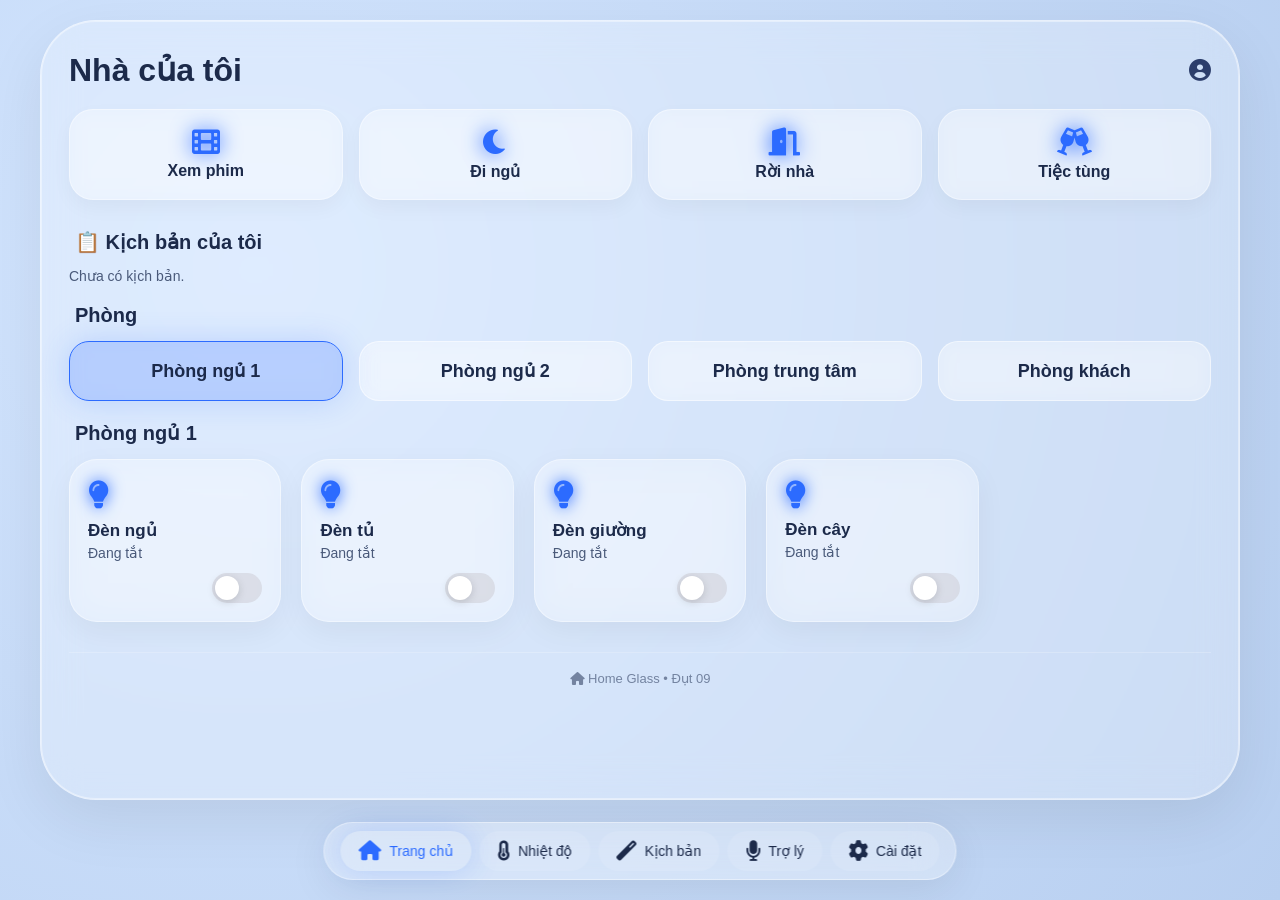
<file: index.html>
<!DOCTYPE html>
<html lang="vi">
<head>
    <meta charset="UTF-8" />
    <meta name="viewport" content="width=device-width, initial-scale=1.0, maximum-scale=1.5, user-scalable=yes" />
    <title>HomeKit – Trang chủ</title>
    <link rel="stylesheet" href="https://cdnjs.cloudflare.com/ajax/libs/font-awesome/6.0.0-beta3/css/all.min.css" />
    <style>
        * { margin: 0; padding: 0; box-sizing: border-box; font-family: -apple-system, BlinkMacSystemFont, 'Segoe UI', Roboto, sans-serif; }
        body {
            min-height: 100vh;
            background: radial-gradient(circle at 20% 30%, #d4e6ff, #b8cff0);
            padding: 20px 20px 100px;
            display: flex;
            justify-content: center;
            transition: background 0.5s;
            background-size: cover;
            background-position: center;
        }
        :root {
            --primary-color: #2c6bff;
            --glass-opacity: 0.25;
            --glass-blur: 18px;
        }
        .app-container {
            max-width: 1200px; width: 100%;
            background: rgba(255,255,255,0.25);
            backdrop-filter: blur(var(--glass-blur, 18px));
            -webkit-backdrop-filter: blur(var(--glass-blur, 18px));
            border-radius: 56px;
            padding: 30px 28px 35px;
            border: 1px solid rgba(255,255,255,0.5);
            box-shadow: 0 20px 60px rgba(0,0,0,0.08), 0 0 0 1px rgba(255,255,255,0.4) inset;
            transition: 0.3s;
            position: relative;
        }
        .header { display: flex; justify-content: space-between; align-items: center; padding-bottom: 20px; flex-wrap: wrap; gap: 12px; }
        .header h1 { font-size: 32px; font-weight: 700; color: #1c2a4a; }
        .header-actions { display: flex; gap: 20px; font-size: 22px; color: #2c3e6b; cursor: pointer; }
        .section-title { font-size: 20px; font-weight: 600; color: #1c2a4a; margin: 20px 0 14px 6px; }

        /* Quick scenes */
        .quick-scenes { display: grid; grid-template-columns: repeat(4, 1fr); gap: 16px; margin-bottom: 30px; }
        .scene-card {
            background: rgba(255,255,255,0.3);
            backdrop-filter: blur(10px);
            border-radius: 24px;
            padding: 18px 12px;
            text-align: center;
            border: 1px solid rgba(255,255,255,0.4);
            cursor: pointer;
            transition: 0.25s;
            box-shadow: 0 8px 20px rgba(0,0,0,0.04);
        }
        .scene-card:hover { transform: translateY(-4px); background: rgba(255,255,255,0.45); box-shadow: 0 0 30px var(--primary-color); }
        .scene-card i { font-size: 28px; color: var(--primary-color); margin-bottom: 6px; display: block; text-shadow: 0 0 20px var(--primary-color); }
        .scene-card span { font-weight: 600; color: #1c2a4a; font-size: 16px; }

        /* My scenes (from kichban) */
        .my-scenes { display: flex; flex-wrap: wrap; gap: 12px; margin-bottom: 20px; }
        .my-scene-btn {
            background: rgba(255,255,255,0.25);
            backdrop-filter: blur(8px);
            border: 1px solid rgba(255,255,255,0.4);
            border-radius: 30px;
            padding: 10px 20px;
            font-size: 16px;
            font-weight: 500;
            color: #1c2a4a;
            cursor: pointer;
            transition: 0.2s;
            display: flex;
            align-items: center;
            gap: 8px;
            box-shadow: 0 0 0 0 rgba(44,107,255,0);
            transition: box-shadow 0.3s, background 0.3s;
        }
        .my-scene-btn:hover { background: rgba(255,255,255,0.45); transform: translateY(-2px); box-shadow: 0 0 20px rgba(44,107,255,0.2); }
        .my-scene-btn i { color: var(--primary-color); text-shadow: 0 0 12px var(--primary-color); }

        /* Rooms & devices */
        .room-grid { display: grid; grid-template-columns: repeat(4, 1fr); gap: 16px; margin-bottom: 20px; }
        .room-btn {
            background: rgba(255,255,255,0.3);
            backdrop-filter: blur(10px);
            border: 1px solid rgba(255,255,255,0.5);
            border-radius: 20px;
            padding: 18px 12px;
            font-size: 18px;
            font-weight: 600;
            color: #1c2a4a;
            cursor: pointer;
            transition: 0.25s;
            text-align: center;
            position: relative;
            overflow: hidden;
            box-shadow: 0 0 0 0 rgba(44,107,255,0);
            transition: box-shadow 0.3s, background 0.3s, transform 0.3s;
        }
        .room-btn:hover { transform: translateY(-3px); background: rgba(255,255,255,0.45); }
        .room-btn.active {
            background: rgba(44, 107, 255, 0.25);
            border-color: var(--primary-color);
            box-shadow: 0 0 30px rgba(44,107,255,0.2);
        }
        .device-grid {
            display: grid;
            grid-template-columns: repeat(auto-fill, minmax(200px, 1fr));
            gap: 20px;
            margin-top: 6px;
        }
        .device-card {
            background: rgba(255,255,255, var(--glass-opacity));
            backdrop-filter: blur(var(--glass-blur));
            border-radius: 28px;
            padding: 20px 18px 18px;
            border: 1px solid rgba(255,255,255,0.4);
            box-shadow: 0 10px 30px rgba(0,0,0,0.05);
            display: flex;
            flex-direction: column;
            min-height: 150px;
            transition: 0.3s;
            position: relative;
            overflow: hidden;
        }
        .device-card:hover { background: rgba(255,255,255,0.4); transform: translateY(-2px); box-shadow: 0 0 30px var(--primary-color); }
        .device-icon { font-size: 28px; color: var(--primary-color); margin-bottom: 8px; text-shadow: 0 0 16px var(--primary-color); }
        .device-name { font-size: 17px; font-weight: 600; color: #1c2a4a; }
        .device-status { font-size: 14px; color: #4a5a7a; margin: 4px 0 12px; flex: 1; }
        .toggle-wrapper { display: flex; justify-content: flex-end; margin-top: auto; }
        .toggle {
            width: 50px; height: 30px;
            background: rgba(200,200,210,0.5);
            border-radius: 30px;
            position: relative;
            cursor: pointer;
            border: none;
            outline: none;
            transition: 0.3s;
            backdrop-filter: blur(4px);
            box-shadow: 0 0 0 0 rgba(44,107,255,0);
        }
        .toggle.active {
            background: var(--primary-color);
            box-shadow: 0 0 30px var(--primary-color), 0 0 60px var(--primary-color);
        }
        .toggle::after {
            content: '';
            position: absolute;
            top: 3px; left: 3px;
            width: 24px; height: 24px;
            background: white;
            border-radius: 50%;
            box-shadow: 0 2px 8px rgba(0,0,0,0.15);
            transition: 0.3s;
        }
        .toggle.active::after { left: 23px; }

        /* Bottom nav */
        .bottom-nav {
            position: fixed;
            bottom: 20px;
            left: 50%;
            transform: translateX(-50%);
            background: rgba(255,255,255,0.3);
            backdrop-filter: blur(20px);
            -webkit-backdrop-filter: blur(20px);
            border-radius: 40px;
            padding: 8px 16px;
            border: 1px solid rgba(255,255,255,0.4);
            box-shadow: 0 10px 40px rgba(0,0,0,0.08);
            z-index: 1000;
            display: flex;
            gap: 8px;
            user-select: none;
            min-width: 300px;
            justify-content: center;
        }
        .nav-item {
            background: transparent;
            border: none;
            padding: 10px 18px;
            border-radius: 30px;
            cursor: pointer;
            display: flex;
            align-items: center;
            gap: 8px;
            font-size: 16px;
            font-weight: 500;
            color: #1c2a4a;
            transition: 0.2s;
            background: rgba(255,255,255,0.1);
            text-decoration: none;
            box-shadow: 0 0 0 0 rgba(44,107,255,0);
            transition: box-shadow 0.3s, background 0.3s;
        }
        .nav-item i { font-size: 20px; }
        .nav-item span { font-size: 14px; }
        .nav-item:hover { background: rgba(255,255,255,0.2); box-shadow: 0 0 20px rgba(44,107,255,0.15); }
        .nav-item.active { color: var(--primary-color); box-shadow: 0 0 30px rgba(44,107,255,0.2); }

        @media (max-width: 768px) {
            .quick-scenes { grid-template-columns: repeat(2, 1fr); }
            .room-grid { grid-template-columns: repeat(2, 1fr); }
            .bottom-nav { min-width: unset; padding: 8px 12px; gap: 4px; }
            .nav-item { padding: 8px 12px; font-size: 14px; }
            .nav-item span { display: none; }
            .nav-item i { font-size: 22px; }
            .app-container { padding: 20px 16px 25px; }
        }
        @media (max-width: 480px) {
            .device-grid { grid-template-columns: 1fr 1fr; }
            .quick-scenes { grid-template-columns: 1fr 1fr; }
            .room-grid { grid-template-columns: 1fr 1fr; }
        }
        .footer-note { margin-top: 30px; text-align: center; font-size: 13px; color: #4a5a7a; opacity: 0.7; border-top: 1px solid rgba(255,255,255,0.3); padding-top: 18px; }
    </style>
</head>
<body>

<div class="app-container" id="appContainer">
    <header class="header">
        <h1>Nhà của tôi</h1>
        <div class="header-actions"><i class="fas fa-user-circle"></i></div>
    </header>

    <!-- QUICK SCENES (cố định) -->
    <section class="quick-scenes">
        <div class="scene-card" data-scene="movie"><i class="fas fa-film"></i><span>Xem phim</span></div>
        <div class="scene-card" data-scene="sleep"><i class="fas fa-moon"></i><span>Đi ngủ</span></div>
        <div class="scene-card" data-scene="leave"><i class="fas fa-door-open"></i><span>Rời nhà</span></div>
        <div class="scene-card" data-scene="party"><i class="fas fa-glass-cheers"></i><span>Tiệc tùng</span></div>
    </section>

    <!-- KỊCH BẢN CỦA TÔI (từ kichban) -->
    <section>
        <h2 class="section-title">📋 Kịch bản của tôi</h2>
        <div class="my-scenes" id="myScenesContainer"></div>
    </section>

    <!-- PHÒNG -->
    <section class="rooms-section">
        <h2 class="section-title">Phòng</h2>
        <div class="room-grid" id="roomGrid">
            <button class="room-btn" data-room="phong-ngu-1">Phòng ngủ 1</button>
            <button class="room-btn" data-room="phong-ngu-2">Phòng ngủ 2</button>
            <button class="room-btn" data-room="phong-trung-tam">Phòng trung tâm</button>
            <button class="room-btn" data-room="phong-khach">Phòng khách</button>
        </div>
    </section>

    <!-- THIẾT BỊ -->
    <section class="devices-section">
        <h2 class="section-title" id="roomTitle">Chọn một phòng</h2>
        <div class="device-grid" id="deviceGrid"></div>
    </section>

    <div class="footer-note"><i class="fas fa-home"></i> Home Glass &bull; Đụt 09</div>
</div>

<!-- BOTTOM NAV -->
<nav class="bottom-nav">
    <a href="index.html" class="nav-item active"><i class="fas fa-home"></i><span>Trang chủ</span></a>
    <a href="nhietdo.html" class="nav-item"><i class="fas fa-thermometer-half"></i><span>Nhiệt độ</span></a>
    <a href="kichban.html" class="nav-item"><i class="fas fa-magic"></i><span>Kịch bản</span></a>
    <a href="troly.html" class="nav-item"><i class="fas fa-microphone"></i><span>Trợ lý</span></a>
    <a href="caidat.html" class="nav-item"><i class="fas fa-cog"></i><span>Cài đặt</span></a>
</nav>

<script>
(function() {
    'use strict';

    // ===== DANH SÁCH THIẾT BỊ CỐ ĐỊNH =====
    const baseDevices = {
        'phong-ngu-1': [
            { name: 'Đèn ngủ', icon: 'fa-lightbulb', status: 'Đang tắt', on: false, type: 'light' },
            { name: 'Đèn tủ', icon: 'fa-lightbulb', status: 'Đang tắt', on: false, type: 'light' },
            { name: 'Đèn giường', icon: 'fa-lightbulb', status: 'Đang tắt', on: false, type: 'light' },
            { name: 'Đèn cây', icon: 'fa-lightbulb', status: 'Đang tắt', on: false, type: 'light' }
        ],
        'phong-ngu-2': [
            { name: 'Đèn học', icon: 'fa-lamp', status: 'Đang tắt', on: false, type: 'light' },
            { name: 'Đèn ngủ', icon: 'fa-lightbulb', status: 'Đang tắt', on: false, type: 'light' },
            { name: 'Đèn decor', icon: 'fa-lightbulb', status: 'Đang tắt', on: false, type: 'light' }
        ],
        'phong-trung-tam': [
            { name: 'Đèn trần', icon: 'fa-lightbulb', status: 'Đang tắt', on: false, type: 'light' },
            { name: 'Đèn trang trí', icon: 'fa-lightbulb', status: 'Đang tắt', on: false, type: 'light' },
            { name: 'Đèn thờ', icon: 'fa-lightbulb', status: 'Đang tắt', on: false, type: 'light' }
        ],
        'phong-khach': [
            { name: 'Đèn chùm', icon: 'fa-lightbulb', status: 'Đang tắt', on: false, type: 'light' }
        ]
    };

    // ===== KỊCH BẢN MẶC ĐỊNH =====
    const scenesPreset = {
        movie: {
            name: 'Xem phim',
            devices: [
                { room: 'phong-ngu-1', name: 'Đèn ngủ', state: false },
                { room: 'phong-ngu-1', name: 'Đèn tủ', state: false },
                { room: 'phong-ngu-1', name: 'Đèn giường', state: false },
                { room: 'phong-ngu-1', name: 'Đèn cây', state: false },
                { room: 'phong-ngu-2', name: 'Đèn học', state: false },
                { room: 'phong-ngu-2', name: 'Đèn ngủ', state: false },
                { room: 'phong-ngu-2', name: 'Đèn decor', state: false },
                { room: 'phong-trung-tam', name: 'Đèn trần', state: false },
                { room: 'phong-trung-tam', name: 'Đèn trang trí', state: false },
                { room: 'phong-trung-tam', name: 'Đèn thờ', state: false },
                { room: 'phong-khach', name: 'Đèn chùm', state: false }
            ]
        },
        sleep: {
            name: 'Đi ngủ',
            devices: [
                { room: 'phong-ngu-1', name: 'Đèn ngủ', state: true },
                { room: 'phong-ngu-1', name: 'Đèn tủ', state: false },
                { room: 'phong-ngu-1', name: 'Đèn giường', state: true },
                { room: 'phong-ngu-1', name: 'Đèn cây', state: false },
                { room: 'phong-ngu-2', name: 'Đèn học', state: false },
                { room: 'phong-ngu-2', name: 'Đèn ngủ', state: true },
                { room: 'phong-ngu-2', name: 'Đèn decor', state: false },
                { room: 'phong-trung-tam', name: 'Đèn trần', state: false },
                { room: 'phong-trung-tam', name: 'Đèn trang trí', state: false },
                { room: 'phong-trung-tam', name: 'Đèn thờ', state: false },
                { room: 'phong-khach', name: 'Đèn chùm', state: false }
            ]
        },
        leave: {
            name: 'Rời nhà',
            devices: [
                { room: 'phong-ngu-1', name: 'Đèn ngủ', state: false },
                { room: 'phong-ngu-1', name: 'Đèn tủ', state: false },
                { room: 'phong-ngu-1', name: 'Đèn giường', state: false },
                { room: 'phong-ngu-1', name: 'Đèn cây', state: false },
                { room: 'phong-ngu-2', name: 'Đèn học', state: false },
                { room: 'phong-ngu-2', name: 'Đèn ngủ', state: false },
                { room: 'phong-ngu-2', name: 'Đèn decor', state: false },
                { room: 'phong-trung-tam', name: 'Đèn trần', state: false },
                { room: 'phong-trung-tam', name: 'Đèn trang trí', state: false },
                { room: 'phong-trung-tam', name: 'Đèn thờ', state: false },
                { room: 'phong-khach', name: 'Đèn chùm', state: false }
            ]
        },
        party: {
            name: 'Tiệc tùng',
            devices: [
                { room: 'phong-ngu-1', name: 'Đèn ngủ', state: true },
                { room: 'phong-ngu-1', name: 'Đèn tủ', state: true },
                { room: 'phong-ngu-1', name: 'Đèn giường', state: true },
                { room: 'phong-ngu-1', name: 'Đèn cây', state: true },
                { room: 'phong-ngu-2', name: 'Đèn học', state: true },
                { room: 'phong-ngu-2', name: 'Đèn ngủ', state: true },
                { room: 'phong-ngu-2', name: 'Đèn decor', state: true },
                { room: 'phong-trung-tam', name: 'Đèn trần', state: true },
                { room: 'phong-trung-tam', name: 'Đèn trang trí', state: true },
                { room: 'phong-trung-tam', name: 'Đèn thờ', state: true },
                { room: 'phong-khach', name: 'Đèn chùm', state: true }
            ]
        }
    };

    // ===== BIẾN TOÀN CỤC =====
    let roomDevices = {}; // sẽ được khởi tạo từ baseDevices + customSwitches
    const roomGrid = document.getElementById('roomGrid');
    const deviceGrid = document.getElementById('deviceGrid');
    const roomTitle = document.getElementById('roomTitle');
    const appContainer = document.getElementById('appContainer');
    const myScenesContainer = document.getElementById('myScenesContainer');

    // ===== HÀM LẤY CÔNG TẮC TỪ LOCALSTORAGE =====
    function getCustomSwitches() {
        try {
            return JSON.parse(localStorage.getItem('customSwitches')) || [];
        } catch { return []; }
    }

    // ===== KHỞI TẠO roomDevices =====
    function buildRoomDevices() {
        // Sao chép base
        roomDevices = JSON.parse(JSON.stringify(baseDevices));
        // Thêm công tắc tùy chỉnh
        const switches = getCustomSwitches();
        switches.forEach(sw => {
            const room = sw.room;
            if (!roomDevices[room]) roomDevices[room] = [];
            // Kiểm tra trùng tên (có thể bỏ qua)
            const exists = roomDevices[room].some(d => d.name === sw.name);
            if (!exists) {
                roomDevices[room].push({
                    name: sw.name,
                    icon: sw.icon || 'fa-lightbulb',
                    status: sw.on ? 'Đang bật' : 'Đang tắt',
                    on: sw.on || false,
                    type: 'custom'
                });
            }
        });
    }

    // ===== HÀM ÁP DỤNG KỊCH BẢN (dùng chung) =====
    function applyScene(sceneData) {
        if (!sceneData || !sceneData.devices) return;
        // Xây dựng lại roomDevices để đảm bảo có công tắc mới nhất
        buildRoomDevices();
        sceneData.devices.forEach(item => {
            const room = item.room;
            const devName = item.name;
            const state = item.state;
            if (roomDevices[room]) {
                const dev = roomDevices[room].find(d => d.name === devName);
                if (dev) {
                    dev.on = state;
                    dev.status = state ? 'Đang bật' : 'Đang tắt';
                }
            }
        });
        // Cập nhật giao diện
        const activeRoom = document.querySelector('.room-btn.active');
        if (activeRoom) {
            renderDevices(activeRoom.dataset.room);
        } else {
            const firstRoom = document.querySelector('.room-btn');
            if (firstRoom) {
                firstRoom.classList.add('active');
                renderDevices(firstRoom.dataset.room);
                roomTitle.textContent = firstRoom.textContent;
            }
        }
        showToast(`✅ Đã chạy "${sceneData.name}"`);
    }

    // ===== RENDER THIẾT BỊ =====
    function renderDevices(roomKey) {
        const devices = roomDevices[roomKey];
        if (!devices || devices.length === 0) {
            deviceGrid.innerHTML = '<p style="color:#4a5a7a;padding:20px;">Phòng này chưa có thiết bị.</p>';
            return;
        }
        let html = '';
        devices.forEach((dev, index) => {
            const statusText = dev.on ? 'Đang bật' : 'Đang tắt';
            const toggleClass = dev.on ? 'active' : '';
            html += `
                <div class="device-card" data-device-index="${index}" data-room="${roomKey}">
                    <div class="device-icon"><i class="fas ${dev.icon}"></i></div>
                    <div class="device-name">${dev.name}</div>
                    <div class="device-status">${statusText}</div>
                    <div class="toggle-wrapper">
                        <button class="toggle ${toggleClass}" data-index="${index}" data-room="${roomKey}"></button>
                    </div>
                </div>
            `;
        });
        deviceGrid.innerHTML = html;
        deviceGrid.querySelectorAll('.toggle').forEach(btn => {
            btn.addEventListener('click', function(e) {
                e.stopPropagation();
                const room = this.dataset.room;
                const idx = parseInt(this.dataset.index);
                const dev = roomDevices[room][idx];
                dev.on = !dev.on;
                dev.status = dev.on ? 'Đang bật' : 'Đang tắt';
                renderDevices(room);
                highlightRoom(room);
                // Cập nhật trạng thái công tắc trong localStorage nếu là custom
                // (để đồng bộ giữa các tab)
                if (dev.type === 'custom') {
                    updateCustomSwitchState(room, dev.name, dev.on);
                }
                if (localStorage.getItem('soundEnabled') !== 'false') playClickSound();
            });
        });
    }

    // Hàm cập nhật trạng thái custom switch trong localStorage
    function updateCustomSwitchState(room, name, state) {
        let switches = getCustomSwitches();
        const sw = switches.find(s => s.room === room && s.name === name);
        if (sw) {
            sw.on = state;
            localStorage.setItem('customSwitches', JSON.stringify(switches));
            // Gửi sự kiện storage để các tab khác cập nhật
            window.dispatchEvent(new Event('storage'));
        }
    }

    function highlightRoom(roomKey) {
        roomGrid.querySelectorAll('.room-btn').forEach(btn => {
            btn.classList.toggle('active', btn.dataset.room === roomKey);
        });
    }

    function handleRoomClick(roomKey) {
        const roomName = {
            'phong-ngu-1': 'Phòng ngủ 1',
            'phong-ngu-2': 'Phòng ngủ 2',
            'phong-trung-tam': 'Phòng trung tâm',
            'phong-khach': 'Phòng khách'
        }[roomKey] || roomKey;
        roomTitle.textContent = roomName;
        renderDevices(roomKey);
        highlightRoom(roomKey);
    }

    // ===== LOAD KỊCH BẢN TỪ localStorage =====
    function loadMyScenes() {
        const scenes = JSON.parse(localStorage.getItem('scenes')) || [];
        if (scenes.length === 0) {
            myScenesContainer.innerHTML = '<span style="color:#4a5a7a;font-size:14px;">Chưa có kịch bản.</span>';
            return;
        }
        myScenesContainer.innerHTML = '';
        scenes.forEach((scene, index) => {
            const btn = document.createElement('button');
            btn.className = 'my-scene-btn';
            btn.innerHTML = `<i class="fas ${scene.icon || 'fa-film'}"></i> ${scene.name}`;
            btn.dataset.index = index;
            btn.addEventListener('click', function() {
                const sceneObj = scenes[index];
                applyScene(sceneObj);
            });
            myScenesContainer.appendChild(btn);
        });
    }

    // ===== SỰ KIỆN CHO CÁC KỊCH BẢN NHANH =====
    document.querySelectorAll('.scene-card').forEach(card => {
        card.addEventListener('click', function() {
            const sceneKey = this.dataset.scene;
            const sceneData = scenesPreset[sceneKey];
            if (sceneData) {
                applyScene(sceneData);
            } else {
                showToast('Không tìm thấy kịch bản');
            }
        });
    });

    // ===== SỰ KIỆN CHO PHÒNG =====
    roomGrid.querySelectorAll('.room-btn').forEach(btn => {
        btn.addEventListener('click', function() {
            handleRoomClick(this.dataset.room);
        });
    });

    // ===== KHỞI TẠO =====
    function init() {
        buildRoomDevices();
        // Load phòng mặc định
        const defaultRoom = 'phong-ngu-1';
        const defaultBtn = roomGrid.querySelector(`.room-btn[data-room="${defaultRoom}"]`);
        if (defaultBtn) {
            defaultBtn.classList.add('active');
            handleRoomClick(defaultRoom);
        }
        loadMyScenes();
        loadSettings();
    }

    // ===== LẮNG NGHE SỰ KIỆN STORAGE =====
    window.addEventListener('storage', function(e) {
        if (e.key === 'scenes') {
            loadMyScenes();
        }
        if (e.key === 'customSwitches') {
            // Cập nhật lại danh sách thiết bị
            buildRoomDevices();
            const activeRoom = document.querySelector('.room-btn.active');
            if (activeRoom) renderDevices(activeRoom.dataset.room);
        }
        if (e.key === 'bgImage') updateBackgroundFromStorage();
        if (e.key === 'primaryColor') {
            document.documentElement.style.setProperty('--primary-color', e.newValue);
        }
        if (e.key === 'glassBlur') document.documentElement.style.setProperty('--glass-blur', e.newValue + 'px');
        if (e.key === 'glassOpacity') document.documentElement.style.setProperty('--glass-opacity', e.newValue);
        if (e.key === 'darkMode') location.reload();
    });

    // ===== CÀI ĐẶT GIAO DIỆN =====
    function updateBackgroundFromStorage() {
        const bg = localStorage.getItem('bgImage');
        if (bg) {
            document.body.style.backgroundImage = `url(${bg})`;
            document.body.style.backgroundSize = 'cover';
            document.body.style.backgroundPosition = 'center';
        } else {
            document.body.style.backgroundImage = '';
            document.body.style.backgroundColor = '';
            document.body.style.background = '';
        }
    }

    function loadSettings() {
        const primary = localStorage.getItem('primaryColor');
        if (primary) document.documentElement.style.setProperty('--primary-color', primary);
        const glassOpacity = localStorage.getItem('glassOpacity');
        if (glassOpacity) document.documentElement.style.setProperty('--glass-opacity', glassOpacity);
        const glassBlur = localStorage.getItem('glassBlur');
        if (glassBlur) document.documentElement.style.setProperty('--glass-blur', glassBlur + 'px');
        updateBackgroundFromStorage();

        const darkMode = localStorage.getItem('darkMode') === 'true';
        if (darkMode) {
            document.body.style.backgroundColor = '#1a1a2e';
            appContainer.style.background = 'rgba(0,0,0,0.4)';
            appContainer.style.borderColor = 'rgba(255,255,255,0.1)';
        } else {
            document.body.style.backgroundColor = '';
            appContainer.style.background = '';
            appContainer.style.borderColor = '';
        }
    }

    // ===== TOAST & ÂM THANH =====
    function showToast(msg) {
        const toast = document.createElement('div');
        toast.style.cssText = `position: fixed; top: 30px; left: 50%; transform: translateX(-50%); background: rgba(0,0,0,0.7); backdrop-filter: blur(10px); color: white; padding: 14px 28px; border-radius: 40px; font-size: 16px; font-weight: 500; z-index: 9999; box-shadow: 0 10px 40px rgba(0,0,0,0.2); animation: fadeInDown 0.4s ease;`;
        toast.textContent = msg;
        document.body.appendChild(toast);
        setTimeout(() => { toast.style.opacity = '0'; toast.style.transition = '0.4s'; setTimeout(() => toast.remove(), 500); }, 2500);
    }

    function playClickSound() {
        try { const audioCtx = new (window.AudioContext || window.webkitAudioContext)(); const osc = audioCtx.createOscillator(); const gain = audioCtx.createGain(); osc.connect(gain); gain.connect(audioCtx.destination); osc.frequency.value = 800; osc.type = 'sine'; gain.gain.value = 0.1; osc.start(); gain.gain.exponentialRampToValueAtTime(0.001, audioCtx.currentTime + 0.05); osc.stop(audioCtx.currentTime + 0.05); } catch(e) {}
    }

    const styleAnim = document.createElement('style');
    styleAnim.textContent = `@keyframes fadeInDown { from { opacity: 0; transform: translateX(-50%) translateY(-20px); } to { opacity: 1; transform: translateX(-50%) translateY(0); } }`;
    document.head.appendChild(styleAnim);

    // Bắt đầu
    init();
})();
</script>
</body>
</html>
</file>
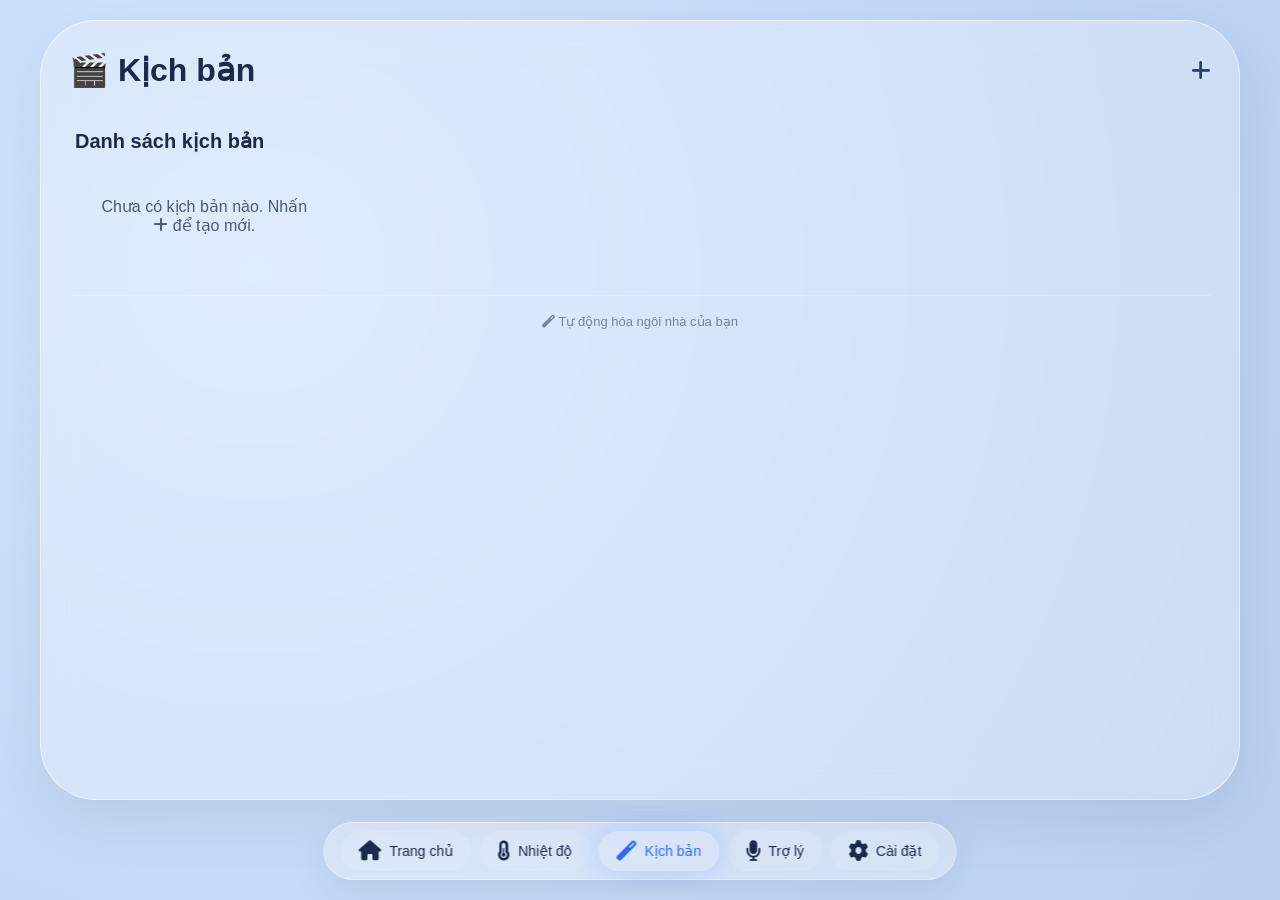
<file: kichban.html>
<!DOCTYPE html>
<html lang="vi">
<head>
    <meta charset="UTF-8" />
    <meta name="viewport" content="width=device-width, initial-scale=1.0" />
    <title>HomeKit – Kịch bản</title>
    <link rel="stylesheet" href="https://cdnjs.cloudflare.com/ajax/libs/font-awesome/6.0.0-beta3/css/all.min.css" />
    <style>
        * { margin: 0; padding: 0; box-sizing: border-box; font-family: -apple-system, BlinkMacSystemFont, 'Segoe UI', Roboto, sans-serif; }
        body {
            min-height: 100vh;
            background: radial-gradient(circle at 20% 30%, #d4e6ff, #b8cff0);
            padding: 20px 20px 100px;
            display: flex;
            justify-content: center;
            background-size: cover;
            background-position: center;
            transition: background 0.5s;
        }
        :root {
            --primary-color: #2c6bff;
            --glass-opacity: 0.25;
            --glass-blur: 18px;
        }
        .app-container {
            max-width: 1200px; width: 100%;
            background: rgba(255,255,255,0.25);
            backdrop-filter: blur(var(--glass-blur, 18px));
            border-radius: 56px;
            padding: 30px 28px 35px;
            border: 1px solid rgba(255,255,255,0.5);
            box-shadow: 0 20px 60px rgba(0,0,0,0.08);
        }
        .header { display: flex; justify-content: space-between; align-items: center; padding-bottom: 20px; flex-wrap: wrap; gap: 12px; }
        .header h1 { font-size: 32px; font-weight: 700; color: #1c2a4a; }
        .header-actions { display: flex; gap: 16px; font-size: 22px; color: #2c3e6b; cursor: pointer; }
        .header-actions i:hover { color: var(--primary-color); text-shadow: 0 0 20px var(--primary-color); }
        .section-title { font-size: 20px; font-weight: 600; color: #1c2a4a; margin: 20px 0 14px 6px; }

        .scene-list {
            display: grid;
            grid-template-columns: repeat(auto-fill, minmax(260px, 1fr));
            gap: 20px;
            margin-bottom: 30px;
        }
        .scene-card {
            background: rgba(255,255,255,0.2);
            backdrop-filter: blur(10px);
            border-radius: 28px;
            padding: 20px;
            border: 1px solid rgba(255,255,255,0.3);
            box-shadow: 0 8px 20px rgba(0,0,0,0.05);
            display: flex;
            flex-direction: column;
            transition: 0.3s;
        }
        .scene-card:hover { transform: translateY(-4px); background: rgba(255,255,255,0.35); box-shadow: 0 0 30px var(--primary-color); }
        .scene-card .top { display: flex; align-items: center; gap: 12px; margin-bottom: 12px; }
        .scene-card .top i { font-size: 28px; color: var(--primary-color); text-shadow: 0 0 20px var(--primary-color); }
        .scene-card .top h3 { font-size: 20px; color: #1c2a4a; }
        .scene-card .actions { display: flex; gap: 10px; margin-top: 12px; justify-content: flex-end; }
        .scene-card .actions button {
            background: rgba(255,255,255,0.3);
            border: none;
            padding: 8px 16px;
            border-radius: 20px;
            cursor: pointer;
            font-weight: 500;
            transition: 0.2s;
            box-shadow: 0 2px 8px rgba(0,0,0,0.04);
        }
        .scene-card .actions button:hover { background: rgba(255,255,255,0.5); box-shadow: 0 0 20px var(--primary-color); }
        .scene-card .actions .run { background: var(--primary-color); color: white; }
        .scene-card .actions .run:hover { opacity: 0.8; }
        .scene-card .actions .delete { color: #ff4757; }
        .empty-msg { color: #4a5a7a; padding: 30px; text-align: center; }

        .modal-overlay {
            position: fixed;
            top: 0; left: 0; width: 100%; height: 100%;
            background: rgba(0,0,0,0.4);
            backdrop-filter: blur(8px);
            display: none;
            justify-content: center;
            align-items: center;
            z-index: 2000;
        }
        .modal-overlay.active { display: flex; }
        .modal {
            background: rgba(255,255,255,0.9);
            backdrop-filter: blur(20px);
            border-radius: 40px;
            padding: 30px 35px;
            max-width: 500px;
            width: 90%;
            max-height: 80vh;
            overflow-y: auto;
            box-shadow: 0 20px 60px rgba(0,0,0,0.2);
        }
        .modal h2 { margin-bottom: 20px; color: #1c2a4a; }
        .modal label { display: block; margin: 12px 0 4px; font-weight: 600; color: #2c3e6b; }
        .modal input, .modal select {
            width: 100%;
            padding: 12px 16px;
            border-radius: 20px;
            border: 1px solid rgba(0,0,0,0.1);
            background: rgba(255,255,255,0.6);
            font-size: 16px;
            outline: none;
        }
        .modal input:focus, .modal select:focus { border-color: var(--primary-color); box-shadow: 0 0 20px var(--primary-color); }
        .modal .device-checkboxes {
            display: grid;
            grid-template-columns: 1fr 1fr;
            gap: 8px;
            margin: 8px 0 12px;
            max-height: 200px;
            overflow-y: auto;
        }
        .modal .device-checkboxes label {
            display: flex;
            align-items: center;
            gap: 8px;
            font-weight: 400;
            font-size: 14px;
            cursor: pointer;
        }
        .modal .device-checkboxes input[type="checkbox"] {
            width: auto;
            accent-color: var(--primary-color);
        }
        .modal .form-actions {
            display: flex;
            gap: 12px;
            margin-top: 20px;
            justify-content: flex-end;
        }
        .modal .form-actions button {
            padding: 12px 28px;
            border: none;
            border-radius: 30px;
            font-weight: 600;
            cursor: pointer;
            transition: 0.2s;
            box-shadow: 0 4px 12px rgba(0,0,0,0.05);
        }
        .modal .form-actions .btn-save { background: var(--primary-color); color: white; box-shadow: 0 0 30px var(--primary-color); }
        .modal .form-actions .btn-cancel { background: rgba(0,0,0,0.1); color: #1c2a4a; }
        .modal .form-actions button:hover { transform: scale(1.02); }

        .bottom-nav {
            position: fixed;
            bottom: 20px;
            left: 50%;
            transform: translateX(-50%);
            background: rgba(255,255,255,0.3);
            backdrop-filter: blur(20px);
            border-radius: 40px;
            padding: 8px 16px;
            border: 1px solid rgba(255,255,255,0.4);
            box-shadow: 0 10px 40px rgba(0,0,0,0.08);
            z-index: 1000;
            display: flex;
            gap: 8px;
            user-select: none;
            min-width: 300px;
            justify-content: center;
        }
        .nav-item {
            background: transparent;
            border: none;
            padding: 10px 18px;
            border-radius: 30px;
            cursor: pointer;
            display: flex;
            align-items: center;
            gap: 8px;
            font-size: 16px;
            font-weight: 500;
            color: #1c2a4a;
            transition: 0.2s;
            background: rgba(255,255,255,0.1);
            text-decoration: none;
            box-shadow: 0 0 0 0 rgba(44,107,255,0);
        }
        .nav-item i { font-size: 20px; }
        .nav-item span { font-size: 14px; }
        .nav-item:hover { background: rgba(255,255,255,0.2); box-shadow: 0 0 20px rgba(44,107,255,0.15); }
        .nav-item.active { color: var(--primary-color); box-shadow: 0 0 30px rgba(44,107,255,0.2); }

        @media (max-width: 768px) {
            .bottom-nav { min-width: unset; padding: 8px 12px; gap: 4px; }
            .nav-item { padding: 8px 12px; font-size: 14px; }
            .nav-item span { display: none; }
            .nav-item i { font-size: 22px; }
            .modal .device-checkboxes { grid-template-columns: 1fr; }
        }
        .footer-note { margin-top: 30px; text-align: center; font-size: 13px; color: #4a5a7a; opacity: 0.7; border-top: 1px solid rgba(255,255,255,0.3); padding-top: 18px; }
    </style>
</head>
<body>

<div class="app-container">
    <header class="header">
        <h1>🎬 Kịch bản</h1>
        <div class="header-actions">
            <i class="fas fa-plus" id="addSceneBtn" title="Thêm kịch bản"></i>
        </div>
    </header>

    <section>
        <h2 class="section-title">Danh sách kịch bản</h2>
        <div class="scene-list" id="sceneList"></div>
    </section>

    <div class="footer-note"><i class="fas fa-magic"></i> Tự động hóa ngôi nhà của bạn</div>
</div>

<!-- MODAL -->
<div class="modal-overlay" id="modalOverlay">
    <div class="modal">
        <h2 id="modalTitle">Tạo kịch bản mới</h2>
        <form id="sceneForm">
            <label>Tên kịch bản</label>
            <input type="text" id="sceneName" placeholder="Ví dụ: Xem phim" required />

            <label>Biểu tượng</label>
            <select id="sceneIconSelect">
                <option value="fa-film">🎬 Phim</option>
                <option value="fa-moon">🌙 Ngủ</option>
                <option value="fa-door-open">🚪 Rời nhà</option>
                <option value="fa-glass-cheers">🥂 Tiệc</option>
                <option value="fa-lightbulb">💡 Đèn</option>
                <option value="fa-fan">🌀 Quạt</option>
                <option value="fa-plug">🔌 Ổ cắm</option>
                <option value="fa-tv">📺 TV</option>
                <option value="fa-snowflake">❄️ Máy lạnh</option>
                <option value="fa-wind">💨 Rèm</option>
                <option value="fa-lamp">🪔 Đèn bàn</option>
                <option value="fa-camera">📷 Camera</option>
                <option value="fa-lock">🔒 Khóa</option>
                <option value="fa-unlock">🔓 Mở khóa</option>
                <option value="fa-music">🎵 Nhạc</option>
                <option value="fa-volume-up">🔊 Loa</option>
                <option value="fa-microphone">🎤 Micro</option>
                <option value="fa-thermometer-half">🌡️ Nhiệt độ</option>
                <option value="fa-clock">🕒 Đồng hồ</option>
                <option value="fa-bell">🔔 Chuông</option>
                <option value="fa-cog">⚙️ Cài đặt</option>
                <option value="fa-home">🏠 Nhà</option>
                <option value="fa-user">👤 Người</option>
                <option value="fa-chair">🪑 Ghế</option>
                <option value="fa-bed">🛏️ Giường</option>
                <option value="fa-couch">🛋️ Sofa</option>
                <option value="fa-dumbbell">🏋️ Tạ</option>
                <option value="fa-star">⭐ Sao</option>
                <option value="fa-heart">❤️ Tim</option>
                <option value="fa-fire">🔥 Lửa</option>
            </select>

            <label>Chọn thiết bị kích hoạt</label>
            <div class="device-checkboxes" id="deviceCheckboxes"></div>

            <div class="form-actions">
                <button type="button" class="btn-cancel" id="modalCancel">Hủy</button>
                <button type="submit" class="btn-save" id="modalSave">Lưu</button>
            </div>
        </form>
    </div>
</div>

<!-- BOTTOM NAV -->
<nav class="bottom-nav">
    <a href="index.html" class="nav-item"><i class="fas fa-home"></i><span>Trang chủ</span></a>
    <a href="nhietdo.html" class="nav-item"><i class="fas fa-thermometer-half"></i><span>Nhiệt độ</span></a>
    <a href="kichban.html" class="nav-item active"><i class="fas fa-magic"></i><span>Kịch bản</span></a>
    <a href="troly.html" class="nav-item"><i class="fas fa-microphone"></i><span>Trợ lý</span></a>
    <a href="caidat.html" class="nav-item"><i class="fas fa-cog"></i><span>Cài đặt</span></a>
</nav>

<script>
(function() {
    'use strict';

    // ===== HÀM LẤY DANH SÁCH THIẾT BỊ ĐỘNG (bao gồm cả công tắc) =====
    function getAllDevices() {
        // Base devices (giống trong index.html)
        const base = [
            { room: 'phong-ngu-1', name: 'Đèn ngủ', type: 'light' },
            { room: 'phong-ngu-1', name: 'Đèn tủ', type: 'light' },
            { room: 'phong-ngu-1', name: 'Đèn giường', type: 'light' },
            { room: 'phong-ngu-1', name: 'Đèn cây', type: 'light' },
            { room: 'phong-ngu-2', name: 'Đèn học', type: 'light' },
            { room: 'phong-ngu-2', name: 'Đèn ngủ', type: 'light' },
            { room: 'phong-ngu-2', name: 'Đèn decor', type: 'light' },
            { room: 'phong-trung-tam', name: 'Đèn trần', type: 'light' },
            { room: 'phong-trung-tam', name: 'Đèn trang trí', type: 'light' },
            { room: 'phong-trung-tam', name: 'Đèn thờ', type: 'light' },
            { room: 'phong-khach', name: 'Đèn chùm', type: 'light' }
        ];

        // Custom switches
        let custom = [];
        try {
            custom = JSON.parse(localStorage.getItem('customSwitches')) || [];
        } catch { custom = []; }

        // Chuyển đổi custom switches thành định dạng { room, name, type: 'custom' }
        const customDevices = custom.map(sw => ({
            room: sw.room,
            name: sw.name,
            type: 'custom'
        }));

        // Kết hợp, loại bỏ trùng tên trong cùng phòng (ưu tiên base trước)
        const all = [...base];
        customDevices.forEach(cd => {
            const exists = all.some(d => d.room === cd.room && d.name === cd.name);
            if (!exists) all.push(cd);
        });
        return all;
    }

    // ===== LOAD CÀI ĐẶT =====
    function loadSettings() {
        const primary = localStorage.getItem('primaryColor');
        if (primary) document.documentElement.style.setProperty('--primary-color', primary);
        const glassOpacity = localStorage.getItem('glassOpacity');
        if (glassOpacity) document.documentElement.style.setProperty('--glass-opacity', glassOpacity);
        const glassBlur = localStorage.getItem('glassBlur');
        if (glassBlur) document.documentElement.style.setProperty('--glass-blur', glassBlur + 'px');
        const bg = localStorage.getItem('bgImage');
        if (bg) {
            document.body.style.backgroundImage = `url(${bg})`;
            document.body.style.backgroundSize = 'cover';
            document.body.style.backgroundPosition = 'center';
        }
        if (localStorage.getItem('darkMode') === 'true') {
            document.body.style.background = '#1a1a2e';
            document.querySelector('.app-container').style.background = 'rgba(0,0,0,0.4)';
        }
    }
    loadSettings();

    // ===== QUẢN LÝ KỊCH BẢN =====
    let scenes = JSON.parse(localStorage.getItem('scenes')) || [];

    function saveScenes() {
        localStorage.setItem('scenes', JSON.stringify(scenes));
        window.dispatchEvent(new Event('storage'));
    }

    function renderScenes() {
        const container = document.getElementById('sceneList');
        if (scenes.length === 0) {
            container.innerHTML = `<div class="empty-msg">Chưa có kịch bản nào. Nhấn <i class="fas fa-plus"></i> để tạo mới.</div>`;
            return;
        }
        container.innerHTML = '';
        scenes.forEach((scene, index) => {
            const card = document.createElement('div');
            card.className = 'scene-card';
            card.innerHTML = `
                <div class="top">
                    <i class="fas ${scene.icon || 'fa-film'}"></i>
                    <h3>${scene.name}</h3>
                </div>
                <div class="actions">
                    <button class="run" data-index="${index}"><i class="fas fa-play"></i> Chạy</button>
                    <button class="edit" data-index="${index}"><i class="fas fa-edit"></i> Sửa</button>
                    <button class="delete" data-index="${index}"><i class="fas fa-trash"></i></button>
                </div>
            `;
            container.appendChild(card);
        });

        container.querySelectorAll('.run').forEach(btn => {
            btn.addEventListener('click', function() {
                const idx = parseInt(this.dataset.index);
                runScene(idx);
            });
        });
        container.querySelectorAll('.edit').forEach(btn => {
            btn.addEventListener('click', function() {
                const idx = parseInt(this.dataset.index);
                openEditModal(idx);
            });
        });
        container.querySelectorAll('.delete').forEach(btn => {
            btn.addEventListener('click', function() {
                if (confirm('Bạn có chắc muốn xóa kịch bản này?')) {
                    const idx = parseInt(this.dataset.index);
                    scenes.splice(idx, 1);
                    saveScenes();
                    renderScenes();
                    showToast('Đã xóa kịch bản');
                }
            });
        });
    }

    function runScene(index) {
        const scene = scenes[index];
        if (!scene) return;
        showToast(`✅ Đã chạy kịch bản "${scene.name}"`);
        // Lưu vào localStorage để index.html bắt được
        localStorage.setItem('lastScene', JSON.stringify(scene));
        window.dispatchEvent(new Event('storage'));
    }

    // ===== MODAL =====
    const modalOverlay = document.getElementById('modalOverlay');
    const modalTitle = document.getElementById('modalTitle');
    const sceneName = document.getElementById('sceneName');
    const sceneIconSelect = document.getElementById('sceneIconSelect');
    const deviceCheckboxes = document.getElementById('deviceCheckboxes');
    const form = document.getElementById('sceneForm');
    let editingIndex = null;

    function openModal(title, data = null) {
        modalTitle.textContent = title;
        sceneName.value = data ? data.name : '';
        sceneIconSelect.value = data ? data.icon : 'fa-film';
        // Cập nhật danh sách thiết bị
        const allDevices = getAllDevices();
        deviceCheckboxes.innerHTML = '';
        allDevices.forEach((dev, i) => {
            const checked = data && data.devices && data.devices.some(d => d.name === dev.name && d.room === dev.room);
            const label = document.createElement('label');
            label.innerHTML = `
                <input type="checkbox" value="${i}" ${checked ? 'checked' : ''}>
                ${dev.name} (${dev.room})
            `;
            deviceCheckboxes.appendChild(label);
        });
        modalOverlay.classList.add('active');
        editingIndex = data ? scenes.indexOf(data) : null;
    }

    function closeModal() {
        modalOverlay.classList.remove('active');
        form.reset();
        editingIndex = null;
    }

    document.getElementById('addSceneBtn').addEventListener('click', () => openModal('Tạo kịch bản mới'));
    document.getElementById('modalCancel').addEventListener('click', closeModal);
    modalOverlay.addEventListener('click', function(e) {
        if (e.target === this) closeModal();
    });

    form.addEventListener('submit', function(e) {
        e.preventDefault();
        const name = sceneName.value.trim();
        if (!name) return alert('Vui lòng nhập tên kịch bản');
        const icon = sceneIconSelect.value;
        const allDevices = getAllDevices();
        const selectedCheckboxes = deviceCheckboxes.querySelectorAll('input[type="checkbox"]:checked');
        const devices = [];
        selectedCheckboxes.forEach(cb => {
            const idx = parseInt(cb.value);
            const dev = allDevices[idx];
            devices.push({ name: dev.name, room: dev.room, state: true });
        });
        if (devices.length === 0) return alert('Vui lòng chọn ít nhất một thiết bị');

        const newScene = { name, icon, devices };

        if (editingIndex !== null) {
            scenes[editingIndex] = newScene;
        } else {
            scenes.unshift(newScene);
        }
        saveScenes();
        renderScenes();
        closeModal();
        showToast(editingIndex !== null ? 'Đã cập nhật kịch bản' : 'Đã thêm kịch bản mới');
    });

    function openEditModal(index) {
        const scene = scenes[index];
        if (scene) openModal('Sửa kịch bản', scene);
    }

    // ===== TOAST =====
    function showToast(msg) {
        const toast = document.createElement('div');
        toast.style.cssText = `
            position: fixed; top: 30px; left: 50%; transform: translateX(-50%);
            background: rgba(0,0,0,0.7); backdrop-filter: blur(10px);
            color: white; padding: 14px 28px; border-radius: 40px;
            font-size: 16px; font-weight: 500; z-index: 9999;
            box-shadow: 0 10px 40px rgba(0,0,0,0.2);
            animation: fadeInDown 0.4s ease;
        `;
        toast.textContent = msg;
        document.body.appendChild(toast);
        setTimeout(() => {
            toast.style.opacity = '0';
            toast.style.transition = '0.4s';
            setTimeout(() => toast.remove(), 500);
        }, 2500);
    }

    const style = document.createElement('style');
    style.textContent = `
        @keyframes fadeInDown {
            from { opacity: 0; transform: translateX(-50%) translateY(-20px); }
            to { opacity: 1; transform: translateX(-50%) translateY(0); }
        }
    `;
    document.head.appendChild(style);

    renderScenes();

    // Lắng nghe sự kiện storage để cập nhật danh sách thiết bị khi thêm công tắc mới
    window.addEventListener('storage', function(e) {
        if (e.key === 'customSwitches') {
            // Cập nhật lại danh sách thiết bị trong modal nếu đang mở?
            // Không cần thiết, nhưng khi mở modal mới sẽ lấy danh sách mới.
        }
    });
})();
</script>
</body>
</html>
</file>
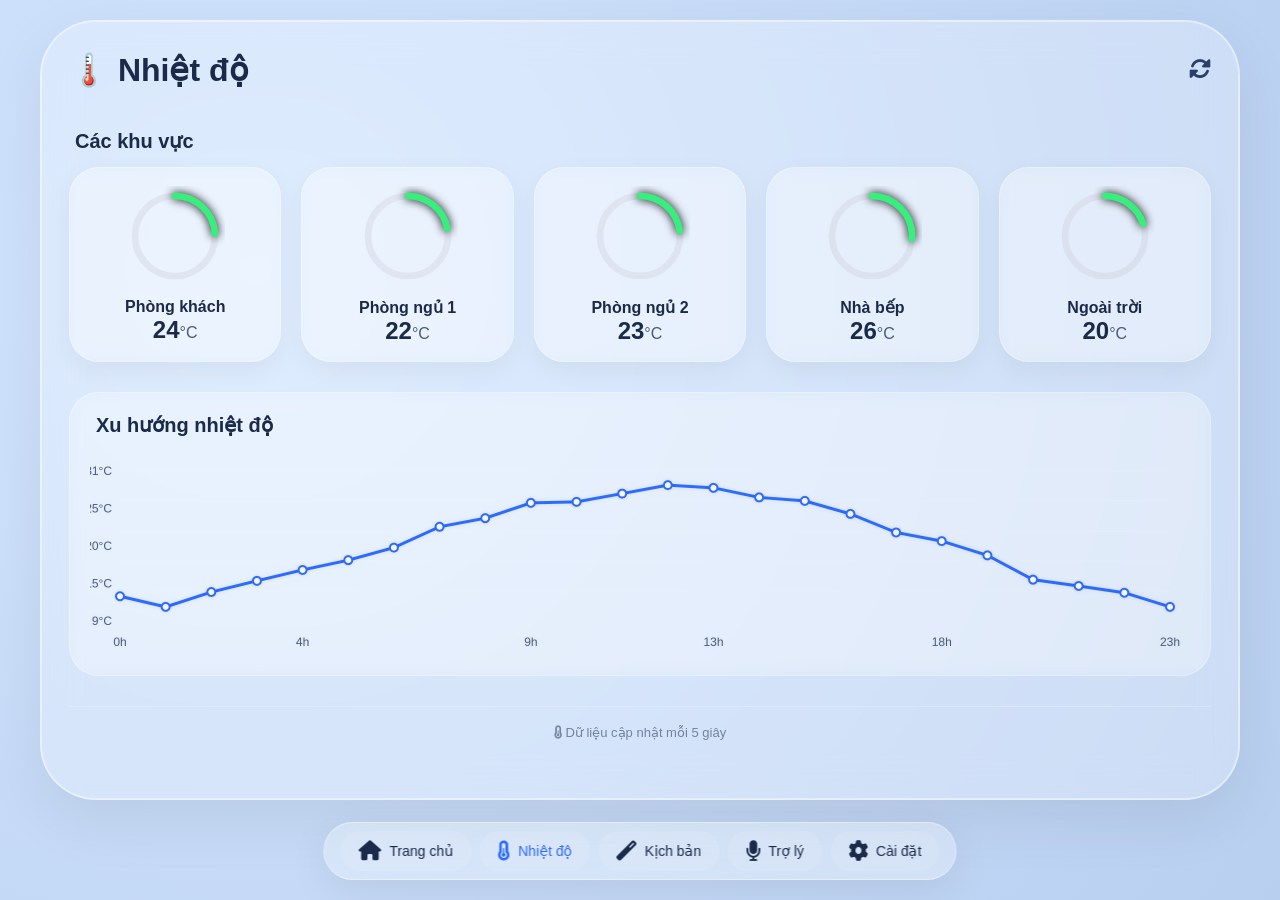
<file: nhietdo.html>
<!DOCTYPE html>
<html lang="vi">
<head>
    <meta charset="UTF-8" />
    <meta name="viewport" content="width=device-width, initial-scale=1.0" />
    <title>HomeKit – Nhiệt độ</title>
    <link rel="stylesheet" href="https://cdnjs.cloudflare.com/ajax/libs/font-awesome/6.0.0-beta3/css/all.min.css" />
    <style>
        * { margin: 0; padding: 0; box-sizing: border-box; font-family: -apple-system, BlinkMacSystemFont, 'Segoe UI', Roboto, sans-serif; }
        body {
            min-height: 100vh;
            background: radial-gradient(circle at 20% 30%, #d4e6ff, #b8cff0);
            padding: 20px 20px 100px;
            display: flex;
            justify-content: center;
            background-size: cover;
            background-position: center;
            transition: background 0.5s;
        }
        :root {
            --primary-color: #2c6bff;
            --glass-opacity: 0.25;
            --glass-blur: 18px;
        }
        body.dark-mode .app-container,
        body.dark-mode .header h1,
        body.dark-mode .section-title,
        body.dark-mode .gauge-label,
        body.dark-mode .gauge-temp,
        body.dark-mode .footer-note,
        body.dark-mode .nav-item {
            color: #ffffff !important;
        }
        body.dark-mode .gauge-item {
            background: rgba(0,0,0,0.3);
        }
        .app-container {
            max-width: 1200px; width: 100%;
            background: rgba(255,255,255,0.25);
            backdrop-filter: blur(var(--glass-blur, 18px));
            border-radius: 56px;
            padding: 30px 28px 35px;
            border: 1px solid rgba(255,255,255,0.5);
            box-shadow: 0 20px 60px rgba(0,0,0,0.08), 0 0 0 1px rgba(255,255,255,0.4) inset;
        }
        .header { display: flex; justify-content: space-between; align-items: center; padding-bottom: 20px; }
        .header h1 { font-size: 32px; font-weight: 700; color: #1c2a4a; }
        .header-actions { font-size: 22px; color: #2c3e6b; cursor: pointer; }
        .section-title { font-size: 20px; font-weight: 600; color: #1c2a4a; margin: 20px 0 14px 6px; }

        .gauge-grid {
            display: grid;
            grid-template-columns: repeat(5, 1fr);
            gap: 20px;
            margin-bottom: 30px;
        }
        .gauge-item {
            background: rgba(255,255,255,0.2);
            backdrop-filter: blur(8px);
            border-radius: 30px;
            padding: 18px 10px 16px;
            text-align: center;
            border: 1px solid rgba(255,255,255,0.3);
            box-shadow: 0 8px 25px rgba(0,0,0,0.05);
            transition: 0.3s;
        }
        .gauge-item:hover { transform: translateY(-4px); background: rgba(255,255,255,0.35); }
        .gauge-svg { width: 100px; height: 100px; transform: rotate(-90deg); }
        .gauge-bg { fill: none; stroke: rgba(200,200,210,0.3); stroke-width: 8; }
        .gauge-progress { fill: none; stroke: var(--primary-color); stroke-width: 8; stroke-linecap: round; transition: stroke-dashoffset 0.3s, stroke 0.5s; filter: drop-shadow(0 0 6px currentColor); }
        .gauge-label { font-size: 16px; font-weight: 600; color: #1c2a4a; margin-top: 8px; }
        .gauge-temp { font-size: 24px; font-weight: 700; color: #1c2a4a; }
        .gauge-temp .unit { font-size: 16px; font-weight: 400; color: #4a5a7a; }

        .chart-container {
            background: rgba(255,255,255,0.15);
            backdrop-filter: blur(8px);
            border-radius: 30px;
            padding: 20px;
            margin-top: 20px;
            border: 1px solid rgba(255,255,255,0.3);
        }
        .chart-container canvas { width: 100% !important; height: auto !important; max-height: 200px; }

        .bottom-nav {
            position: fixed;
            bottom: 20px;
            left: 50%;
            transform: translateX(-50%);
            background: rgba(255,255,255,0.3);
            backdrop-filter: blur(20px);
            border-radius: 40px;
            padding: 8px 16px;
            border: 1px solid rgba(255,255,255,0.4);
            box-shadow: 0 10px 40px rgba(0,0,0,0.08);
            z-index: 1000;
            display: flex;
            gap: 8px;
            user-select: none;
            min-width: 300px;
            justify-content: center;
        }
        .nav-item {
            background: transparent;
            border: none;
            padding: 10px 18px;
            border-radius: 30px;
            cursor: pointer;
            display: flex;
            align-items: center;
            gap: 8px;
            font-size: 16px;
            font-weight: 500;
            color: #1c2a4a;
            transition: 0.2s;
            background: rgba(255,255,255,0.1);
            text-decoration: none;
        }
        .nav-item i { font-size: 20px; }
        .nav-item span { font-size: 14px; }
        .nav-item:hover { background: rgba(255,255,255,0.2); }
        .nav-item.active { color: var(--primary-color); }

        @media (max-width: 768px) {
            .gauge-grid { grid-template-columns: repeat(3, 1fr); }
            .bottom-nav { min-width: unset; padding: 8px 12px; gap: 4px; }
            .nav-item { padding: 8px 12px; font-size: 14px; }
            .nav-item span { display: none; }
            .nav-item i { font-size: 22px; }
        }
        @media (max-width: 480px) {
            .gauge-grid { grid-template-columns: repeat(2, 1fr); }
        }
        .footer-note { margin-top: 30px; text-align: center; font-size: 13px; color: #4a5a7a; opacity: 0.7; border-top: 1px solid rgba(255,255,255,0.3); padding-top: 18px; }
    </style>
</head>
<body>

<div class="app-container">
    <header class="header">
        <h1>🌡️ Nhiệt độ</h1>
        <div class="header-actions"><i class="fas fa-sync-alt" id="refreshBtn"></i></div>
    </header>

    <section>
        <h2 class="section-title">Các khu vực</h2>
        <div class="gauge-grid" id="gaugeGrid"></div>
    </section>

    <section class="chart-container">
        <h2 class="section-title" style="margin-top:0;">Xu hướng nhiệt độ</h2>
        <canvas id="trendChart" width="800" height="200"></canvas>
    </section>

    <div class="footer-note"><i class="fas fa-thermometer-half"></i> Dữ liệu cập nhật mỗi 5 giây</div>
</div>

<nav class="bottom-nav">
    <a href="index.html" class="nav-item"><i class="fas fa-home"></i><span>Trang chủ</span></a>
    <a href="nhietdo.html" class="nav-item active"><i class="fas fa-thermometer-half"></i><span>Nhiệt độ</span></a>
    <a href="kichban.html" class="nav-item"><i class="fas fa-magic"></i><span>Kịch bản</span></a>
    <a href="troly.html" class="nav-item"><i class="fas fa-microphone"></i><span>Trợ lý</span></a>
    <a href="caidat.html" class="nav-item"><i class="fas fa-cog"></i><span>Cài đặt</span></a>
</nav>

<script>
(function() {
    'use strict';

    const tempData = [
        { label: 'Phòng khách', value: 24 },
        { label: 'Phòng ngủ 1', value: 22 },
        { label: 'Phòng ngủ 2', value: 23 },
        { label: 'Nhà bếp', value: 26 },
        { label: 'Ngoài trời', value: 20 }
    ];

    function loadSettings() {
        const primary = localStorage.getItem('primaryColor');
        if (primary) document.documentElement.style.setProperty('--primary-color', primary);
        const glassOpacity = localStorage.getItem('glassOpacity');
        if (glassOpacity) document.documentElement.style.setProperty('--glass-opacity', glassOpacity);
        const glassBlur = localStorage.getItem('glassBlur');
        if (glassBlur) document.documentElement.style.setProperty('--glass-blur', glassBlur + 'px');
        const bg = localStorage.getItem('bgImage');
        if (bg) {
            document.body.style.backgroundImage = `url(${bg})`;
            document.body.style.backgroundSize = 'cover';
            document.body.style.backgroundPosition = 'center';
        }
        if (localStorage.getItem('darkMode') === 'true') {
            document.body.classList.add('dark-mode');
            document.body.style.background = '#1a1a2e';
            document.querySelector('.app-container').style.background = 'rgba(0,0,0,0.4)';
        } else {
            document.body.classList.remove('dark-mode');
        }
    }
    loadSettings();

    const gaugeGrid = document.getElementById('gaugeGrid');
    const circumference = 2 * Math.PI * 48;

    function renderGauges() {
        gaugeGrid.innerHTML = '';
        tempData.forEach((item, idx) => {
            const container = document.createElement('div');
            container.className = 'gauge-item';

            const svg = document.createElementNS('http://www.w3.org/2000/svg', 'svg');
            svg.setAttribute('viewBox', '0 0 120 120');
            svg.classList.add('gauge-svg');

            const bg = document.createElementNS('http://www.w3.org/2000/svg', 'circle');
            bg.setAttribute('cx', '60'); bg.setAttribute('cy', '60'); bg.setAttribute('r', '48');
            bg.classList.add('gauge-bg');

            const progress = document.createElementNS('http://www.w3.org/2000/svg', 'circle');
            progress.setAttribute('cx', '60'); progress.setAttribute('cy', '60'); progress.setAttribute('r', '48');
            progress.classList.add('gauge-progress');
            progress.style.strokeDasharray = circumference;
            progress.style.strokeDashoffset = circumference;

            svg.appendChild(bg);
            svg.appendChild(progress);

            const label = document.createElement('div');
            label.className = 'gauge-label';
            label.textContent = item.label;

            const tempDisplay = document.createElement('div');
            tempDisplay.className = 'gauge-temp';
            tempDisplay.innerHTML = `0<span class="unit">°C</span>`;

            container.appendChild(svg);
            container.appendChild(label);
            container.appendChild(tempDisplay);

            container._progress = progress;
            container._tempDisplay = tempDisplay;
            container._target = item.value;
            container._circumference = circumference;

            gaugeGrid.appendChild(container);
        });
        animateGauges();
    }

    function animateGauges() {
        const items = gaugeGrid.querySelectorAll('.gauge-item');
        items.forEach((el, idx) => {
            const target = tempData[idx].value;
            const progress = el._progress;
            const tempDisplay = el._tempDisplay;
            const circ = el._circumference;
            let current = 0;
            const step = Math.max(1, target / 60);
            const interval = setInterval(() => {
                current += step;
                if (current >= target) {
                    current = target;
                    clearInterval(interval);
                }
                const offset = circ - (current / 100) * circ;
                progress.style.strokeDashoffset = offset;
                tempDisplay.innerHTML = `${Math.round(current)}<span class="unit">°C</span>`;
                let color;
                if (current < 20) color = '#00f2fe';
                else if (current < 30) color = '#38ef7d';
                else if (current < 36) color = '#f5a623';
                else color = '#ff0844';
                progress.style.stroke = color;
            }, 20);
        });
    }

    renderGauges();

    const canvas = document.getElementById('trendChart');
    const ctx = canvas.getContext('2d');
    function drawChart() {
        const width = canvas.parentElement.clientWidth - 40;
        const height = 200;
        canvas.width = width * 2;
        canvas.height = height * 2;
        canvas.style.width = width + 'px';
        canvas.style.height = height + 'px';
        ctx.scale(2, 2);

        const hours = Array.from({length: 24}, (_, i) => i);
        const temps = hours.map(h => {
            return 20 + 8 * Math.sin((h - 6) * Math.PI / 12) + (Math.random() - 0.5) * 2;
        });

        const padding = { top: 20, bottom: 30, left: 30, right: 20 };
        const chartWidth = width - padding.left - padding.right;
        const chartHeight = height - padding.top - padding.bottom;

        const minTemp = Math.min(...temps) - 2;
        const maxTemp = Math.max(...temps) + 2;

        ctx.clearRect(0, 0, width, height);

        ctx.strokeStyle = 'rgba(255,255,255,0.2)';
        ctx.lineWidth = 0.5;
        for (let i = 0; i < 5; i++) {
            const y = padding.top + (chartHeight / 5) * i;
            ctx.beginPath();
            ctx.moveTo(padding.left, y);
            ctx.lineTo(width - padding.right, y);
            ctx.stroke();
        }

        ctx.beginPath();
        ctx.strokeStyle = getComputedStyle(document.documentElement).getPropertyValue('--primary-color').trim() || '#2c6bff';
        ctx.lineWidth = 3;
        ctx.shadowColor = 'rgba(0,0,0,0.1)';
        ctx.shadowBlur = 10;

        temps.forEach((t, i) => {
            const x = padding.left + (i / (temps.length - 1)) * chartWidth;
            const y = padding.top + chartHeight - ((t - minTemp) / (maxTemp - minTemp)) * chartHeight;
            if (i === 0) ctx.moveTo(x, y);
            else ctx.lineTo(x, y);
        });
        ctx.stroke();

        temps.forEach((t, i) => {
            const x = padding.left + (i / (temps.length - 1)) * chartWidth;
            const y = padding.top + chartHeight - ((t - minTemp) / (maxTemp - minTemp)) * chartHeight;
            ctx.beginPath();
            ctx.arc(x, y, 4, 0, 2 * Math.PI);
            ctx.fillStyle = '#fff';
            ctx.fill();
            ctx.strokeStyle = getComputedStyle(document.documentElement).getPropertyValue('--primary-color').trim() || '#2c6bff';
            ctx.lineWidth = 2;
            ctx.stroke();
        });

        ctx.fillStyle = '#4a5a7a';
        ctx.font = '12px sans-serif';
        ctx.textAlign = 'center';
        for (let i = 0; i < 6; i++) {
            const idx = Math.floor((i / 5) * (temps.length - 1));
            const x = padding.left + (idx / (temps.length - 1)) * chartWidth;
            ctx.fillText(idx + 'h', x, height - 5);
        }

        ctx.textAlign = 'right';
        for (let i = 0; i < 5; i++) {
            const val = minTemp + (maxTemp - minTemp) * (1 - i / 4);
            const y = padding.top + (chartHeight / 4) * i;
            ctx.fillText(Math.round(val) + '°C', padding.left - 8, y + 4);
        }
    }
    drawChart();
    window.addEventListener('resize', drawChart);

    document.getElementById('refreshBtn').addEventListener('click', function() {
        this.classList.add('fa-spin');
        setTimeout(() => {
            this.classList.remove('fa-spin');
            tempData.forEach(item => {
                item.value = 18 + Math.floor(Math.random() * 18);
            });
            renderGauges();
            drawChart();
            showToast('Đã cập nhật nhiệt độ');
        }, 600);
    });

    function showToast(msg) {
        const toast = document.createElement('div');
        toast.style.cssText = `
            position: fixed; top: 30px; left: 50%; transform: translateX(-50%);
            background: rgba(0,0,0,0.7); backdrop-filter: blur(10px);
            color: white; padding: 14px 28px; border-radius: 40px;
            font-size: 16px; font-weight: 500; z-index: 9999;
            box-shadow: 0 10px 40px rgba(0,0,0,0.2);
            animation: fadeInDown 0.4s ease;
        `;
        toast.textContent = msg;
        document.body.appendChild(toast);
        setTimeout(() => {
            toast.style.opacity = '0';
            toast.style.transition = '0.4s';
            setTimeout(() => toast.remove(), 500);
        }, 2000);
    }

    const style = document.createElement('style');
    style.textContent = `
        @keyframes fadeInDown {
            from { opacity: 0; transform: translateX(-50%) translateY(-20px); }
            to { opacity: 1; transform: translateX(-50%) translateY(0); }
        }
    `;
    document.head.appendChild(style);

    setInterval(() => {
        tempData.forEach(item => {
            item.value += (Math.random() - 0.5) * 0.5;
            item.value = Math.max(10, Math.min(40, item.value));
        });
        renderGauges();
        drawChart();
    }, 5000);

})();
</script>
</body>
</html>
</file>
